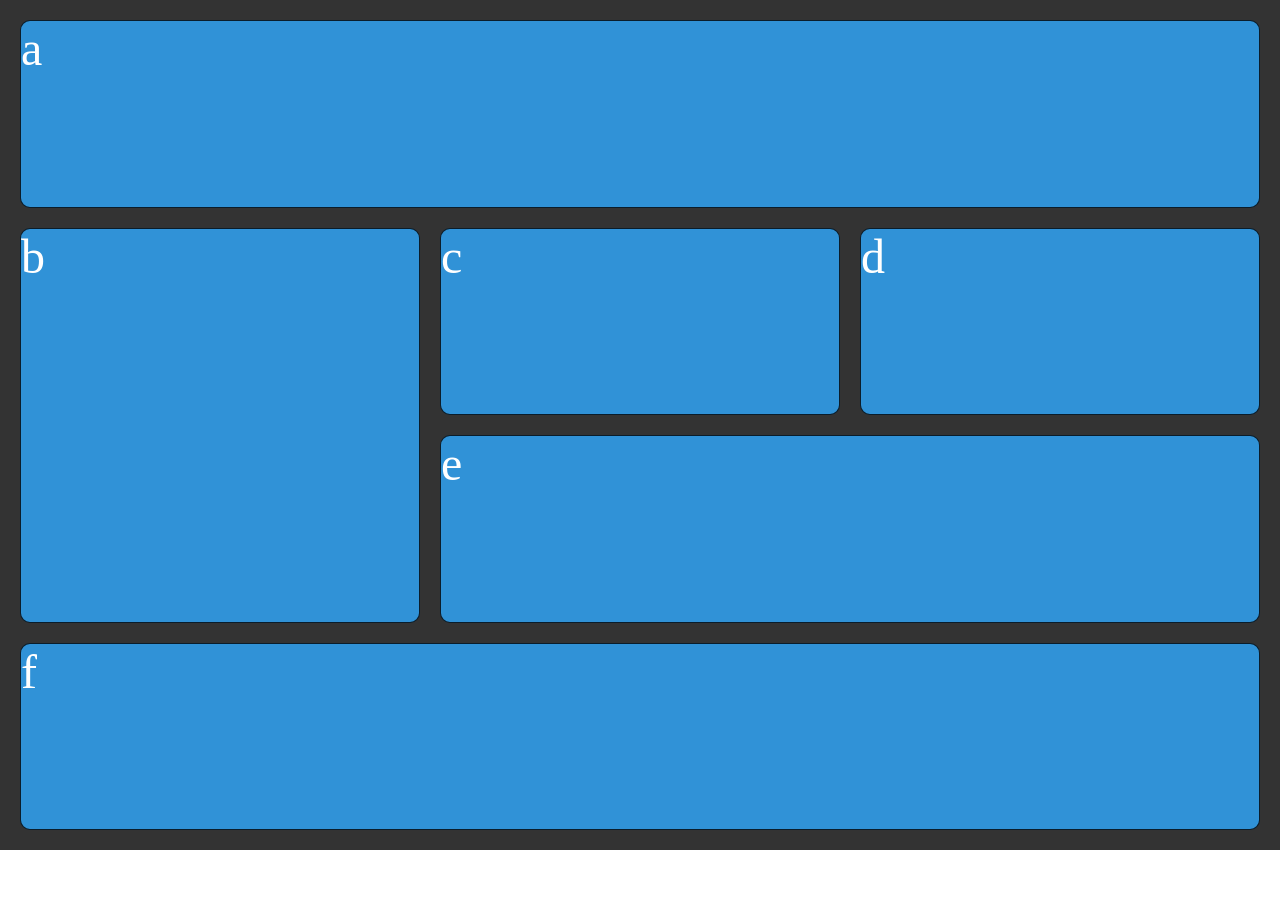
<file: START-CODE/EX-1/index.html>
<!DOCTYPE html>
<html lang="en">
<head>
    <meta charset="UTF-8">
    <meta name="viewport" content="width=device-width, initial-scale=1.0">
    <title>Grid</title>
    <link rel="stylesheet" href="style.css">
</head>
<body>
    <div class="wrapper">
        <div class="item a">a</div>
        <div class="item b">b</div>
        <div class="item c">c</div>  
        <div class="item d">d</div>
        <div class="item e">e</div>
        <div class="item f">f</div>  
      </div>
</body>
</html>
</file>
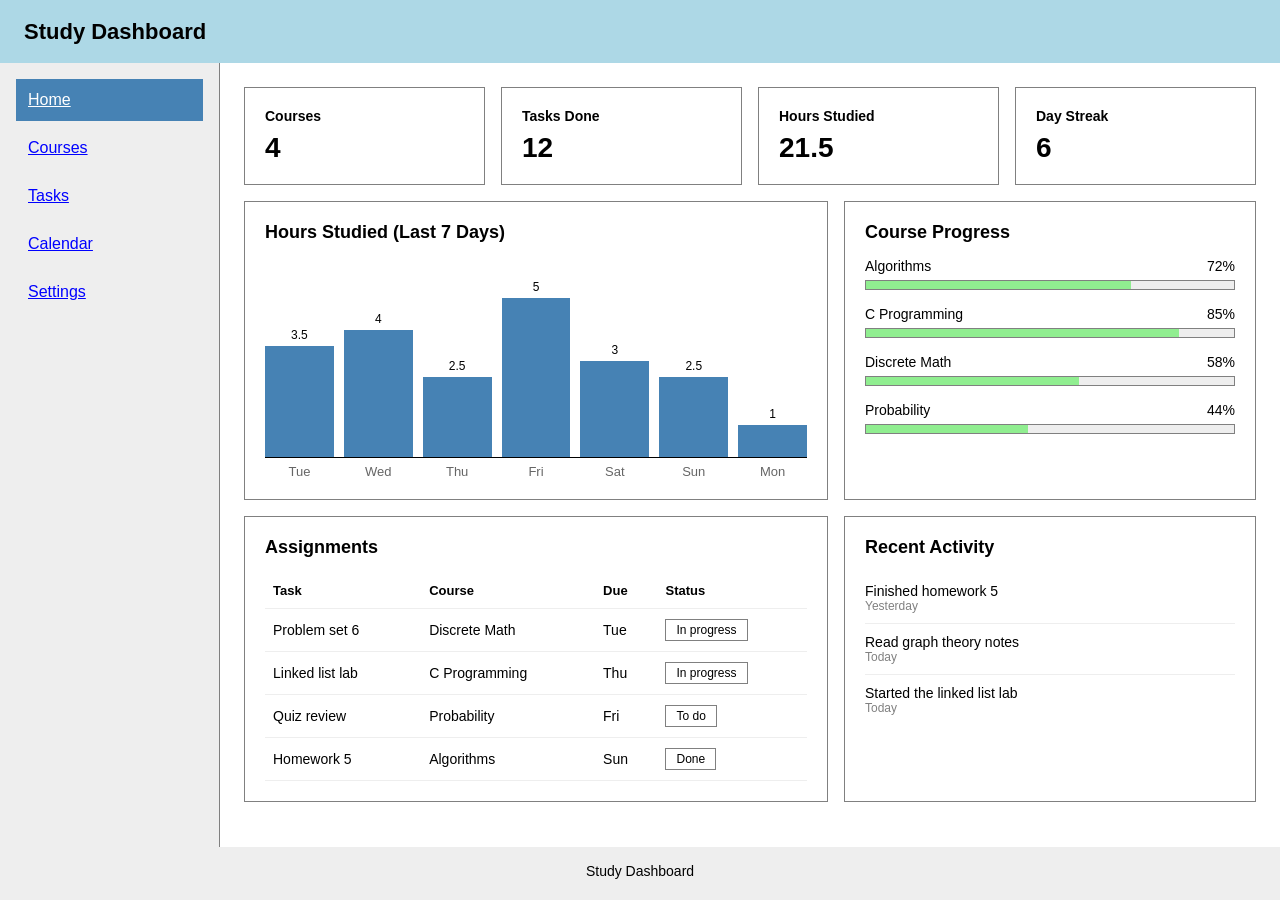
<file: START-CODE/EX-4/index.html>
<!DOCTYPE html>
<html lang="en">
<head>
  <meta charset="utf-8">
  <meta name="viewport" content="width=device-width, initial-scale=1">
  <title>Study Dashboard</title>
  <style>
    @import "style.css";
  </style>
</head>
<body>
  <div class="page">

    <header class="header">
      <h1>Study Dashboard</h1>
    </header>

    <nav class="sidebar">
      <a href="#" class="active">Home</a>
      <a href="#">Courses</a>
      <a href="#">Tasks</a>
      <a href="#">Calendar</a>
      <a href="#">Settings</a>
    </nav>

    <main class="main">

      <div class="cards">
        <div class="card">
          <h3>Courses</h3>
          <p>4</p>
        </div>
        <div class="card green">
          <h3>Tasks Done</h3>
          <p>12</p>
        </div>
        <div class="card orange">
          <h3>Hours Studied</h3>
          <p>21.5</p>
        </div>
        <div class="card purple">
          <h3>Day Streak</h3>
          <p>6</p>
        </div>
      </div>

      <div class="row">
        <div class="panel chart-panel">
          <h2>Hours Studied (Last 7 Days)</h2>
          <div class="chart">
            <div class="bar-column"><span class="bar-value">3.5</span><div class="bar" style="height: 56%;"></div></div>
            <div class="bar-column"><span class="bar-value">4</span><div class="bar" style="height: 64%;"></div></div>
            <div class="bar-column"><span class="bar-value">2.5</span><div class="bar" style="height: 40%;"></div></div>
            <div class="bar-column"><span class="bar-value">5</span><div class="bar" style="height: 80%;"></div></div>
            <div class="bar-column"><span class="bar-value">3</span><div class="bar" style="height: 48%;"></div></div>
            <div class="bar-column"><span class="bar-value">2.5</span><div class="bar" style="height: 40%;"></div></div>
            <div class="bar-column"><span class="bar-value">1</span><div class="bar" style="height: 16%;"></div></div>
          </div>
          <div class="days">
            <span>Tue</span><span>Wed</span><span>Thu</span><span>Fri</span><span>Sat</span><span>Sun</span><span>Mon</span>
          </div>
        </div>

        <div class="panel courses-panel">
          <h2>Course Progress</h2>

          <div class="course">
            <div class="course-info"><span>Algorithms</span><span>72%</span></div>
            <div class="progress"><div style="width: 72%;"></div></div>
          </div>

          <div class="course">
            <div class="course-info"><span>C Programming</span><span>85%</span></div>
            <div class="progress"><div style="width: 85%;"></div></div>
          </div>

          <div class="course">
            <div class="course-info"><span>Discrete Math</span><span>58%</span></div>
            <div class="progress"><div style="width: 58%;"></div></div>
          </div>

          <div class="course">
            <div class="course-info"><span>Probability</span><span>44%</span></div>
            <div class="progress"><div style="width: 44%;"></div></div>
          </div>
        </div>
      </div>

      <div class="row">
        <div class="panel table-panel">
          <h2>Assignments</h2>
          <table>
            <tr>
              <th>Task</th>
              <th>Course</th>
              <th>Due</th>
              <th>Status</th>
            </tr>
            <tr>
              <td>Problem set 6</td>
              <td>Discrete Math</td>
              <td>Tue</td>
              <td><span class="badge progress">In progress</span></td>
            </tr>
            <tr>
              <td>Linked list lab</td>
              <td>C Programming</td>
              <td>Thu</td>
              <td><span class="badge progress">In progress</span></td>
            </tr>
            <tr>
              <td>Quiz review</td>
              <td>Probability</td>
              <td>Fri</td>
              <td><span class="badge todo">To do</span></td>
            </tr>
            <tr>
              <td>Homework 5</td>
              <td>Algorithms</td>
              <td>Sun</td>
              <td><span class="badge done">Done</span></td>
            </tr>
          </table>
        </div>

        <div class="panel activity-panel">
          <h2>Recent Activity</h2>
          <ul>
            <li>Finished homework 5 <span class="time">Yesterday</span></li>
            <li>Read graph theory notes <span class="time">Today</span></li>
            <li>Started the linked list lab <span class="time">Today</span></li>
          </ul>
        </div>
      </div>

    </main>

    <footer class="footer">
      Study Dashboard
    </footer>

  </div>
</body>
</html>
</file>
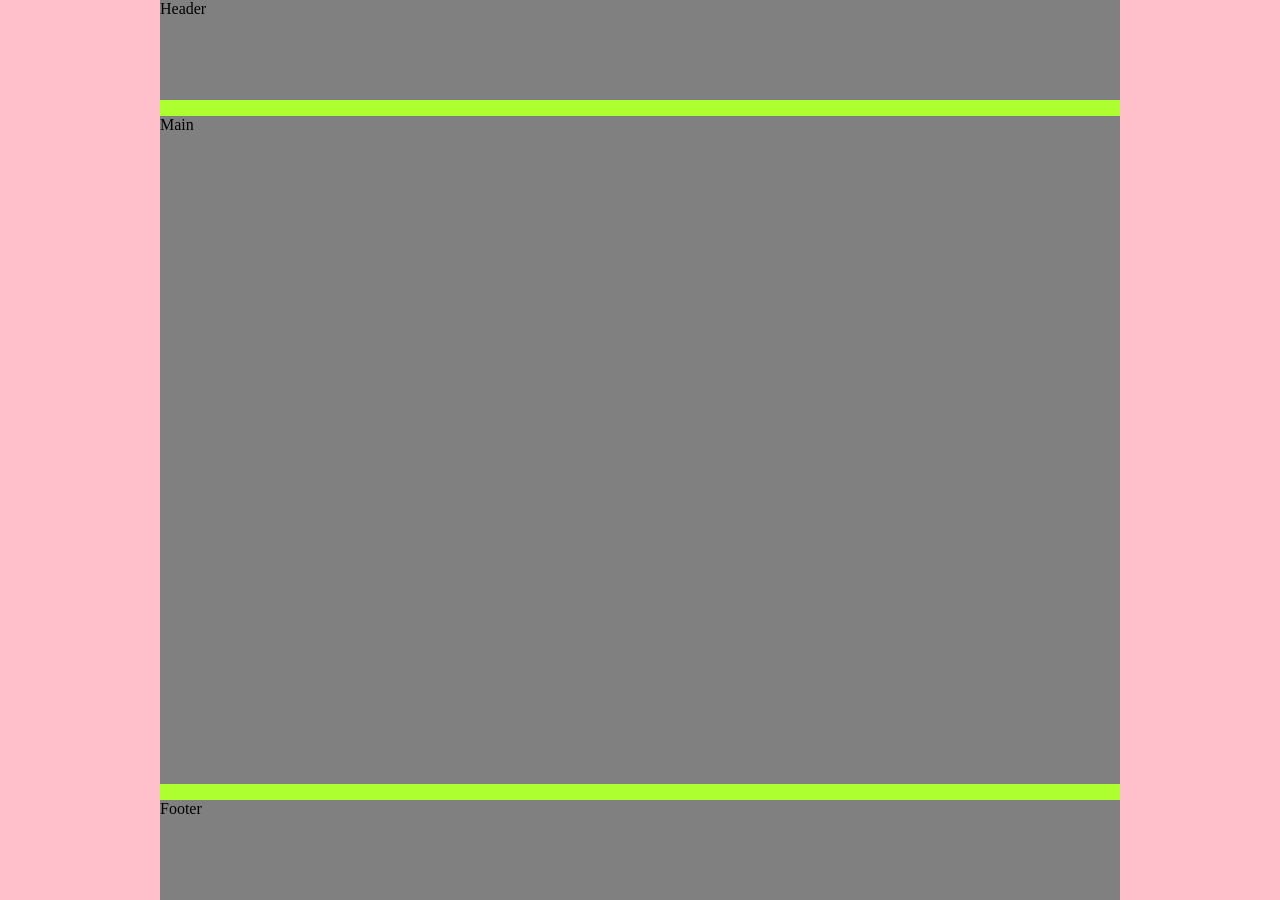
<file: START CODE 1/START CODE/exercise-1-start.html>
<!DOCTYPE html>
<html lang="en">
  <head>
    <meta charset="UTF-8" />
    <style>

      body{
        margin: 0;
        padding-left: 10em;
        padding-right: 10em;
        background: pink;
      }
  
      .container {
        height: 100vh;
        display: flex;
        flex-direction: column;
        gap: 1em;
        background: greenyellow;  
      }

      header,
      footer {
        height: 100px;
        background: grey;
      }

      main {
        flex-grow: 1;
        background: grey;
      }
 
    </style>
  </head>
  <body>
    <div class="container">
      <header>Header</header>
      <main>Main</main>
      <footer>Footer</footer>
    </div>
  </body>
</html>
</file>
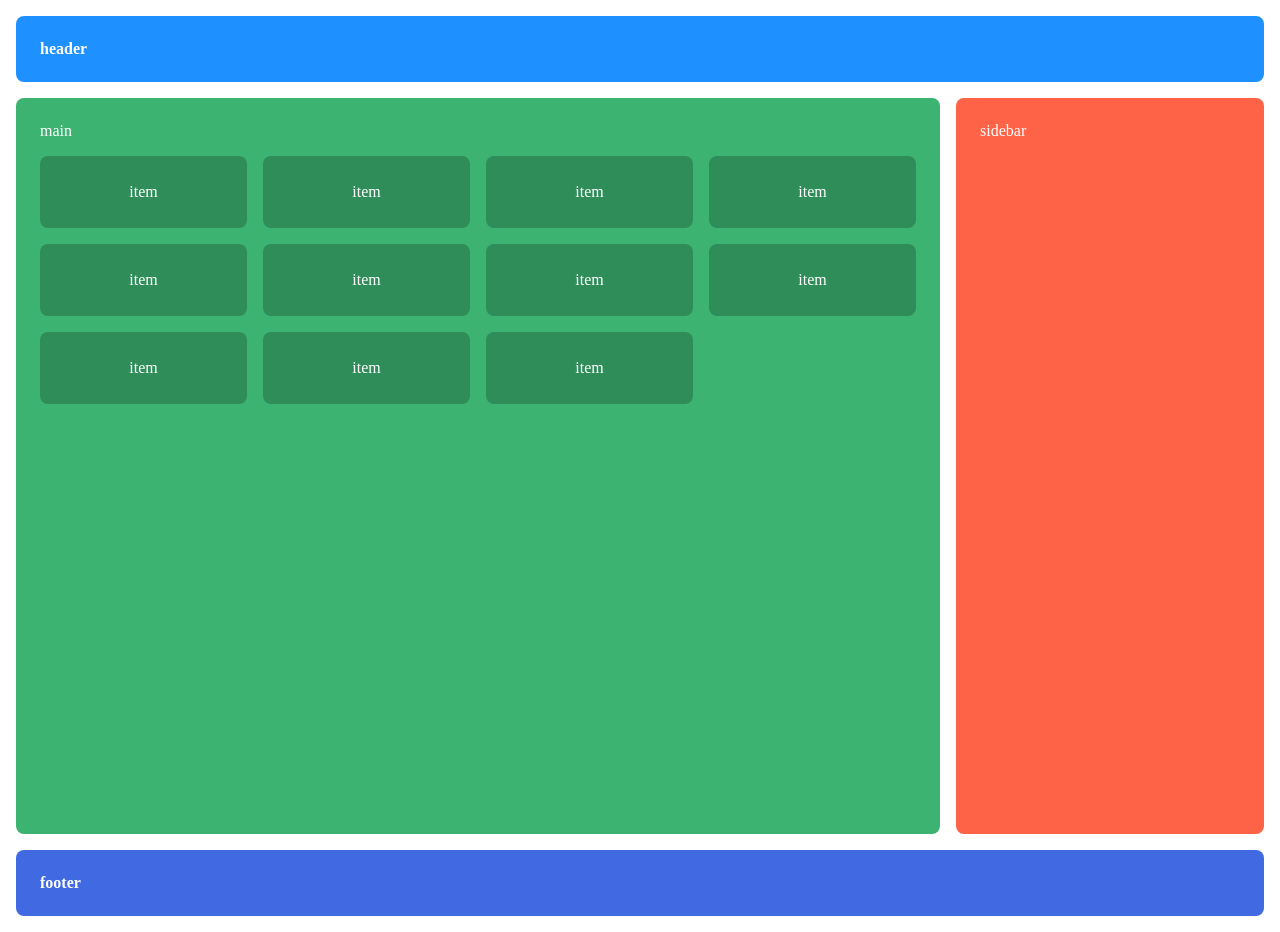
<file: START CODE 1/START CODE/exercise-3-start.html>
<!DOCTYPE html>
<html lang="en">
    <head>
        <meta charset="UTF-8" />
        <style>

            body {
                margin: 0;
                color: #fff;
            }

            .layout {
                display:grid;
                grid-template-columns: 3fr 1fr;
                grid-template-rows: auto 1fr auto;
                min-height: 100vh;
                padding: 1rem;
                gap: 1rem;
            }

            .header {
                grid-column: 1 / 3;
                padding: 1.5rem;
                border-radius: 0.5rem;
                font-weight: bold;
                background: #1e90ff;

            }

            .footer {
                grid-column: 1 / 3;
                padding: 1.5rem;
                border-radius: 0.5rem;
                font-weight: bold;
                background: #4169e1;

            }

            .main {
                min-height: 20rem;
                padding: 1.5rem;
                border-radius: 0.5rem;
                background: #3cb371;

            }

            .items {
                display: grid;
                grid-template-columns: repeat(4, 1fr);
                gap: 1rem;
                margin-top: 1rem;
            }

            .item {
                min-height: 4.5rem;
                display: flex;
                justify-content: center;
                align-items: center;
                border-radius: 0.5rem;
                background: #2f8d59;
            }

            .sidebar {
                min-height: 20rem;
                padding: 1.5rem;
                border-radius: 0.5rem;
                background: #ff6347;
            }

        </style>
    </head>
    <body>
        <div class="layout">
            <header class="header">header</header>
            <main class="main">
                main
                <div class="items">
                    <div class="item">item</div>
                    <div class="item">item</div>
                    <div class="item">item</div>
                    <div class="item">item</div>
                    <div class="item">item</div>
                    <div class="item">item</div>
                    <div class="item">item</div>
                    <div class="item">item</div>
                    <div class="item">item</div>
                    <div class="item">item</div>
                    <div class="item">item</div>
                </div>
            </main>
            <aside class="sidebar">sidebar</aside>
            <footer class="footer">footer</footer>
        </div>
    </body>
</html>
</file>
<file: START-CODE/EX-1/style.css>
/* Styling only */
body {
  margin: 0;
}

.wrapper {
  background-color: #333333;
  color: #444;
  padding: 20px;
  display:grid;
  height: 90vh;
  grid-template-columns: repeat(3, 1fr);
  gap: 20px;
  grid-template-rows: repeat(4, 1fr);
}

.item {
  background-color: #3092d7;
  color: #fff;
  border-radius: 10px;
  border: 1px solid rgba(0, 0, 0, 0.8);
  font-size: 3em;
}

/* Layouting only  (your work)*/
.a {
  grid-column: 1 / 4;
  grid-row: 1 / 2;
}

.b {
  grid-column: 1 / 2;
  grid-row: 2 / 4;
}

.e {
  grid-column: 2 / 4;
  grid-row: 3 / 4;
}

.f {
  grid-column: 1 / 4;
  grid-row: 4 / 5;
}
</file>
